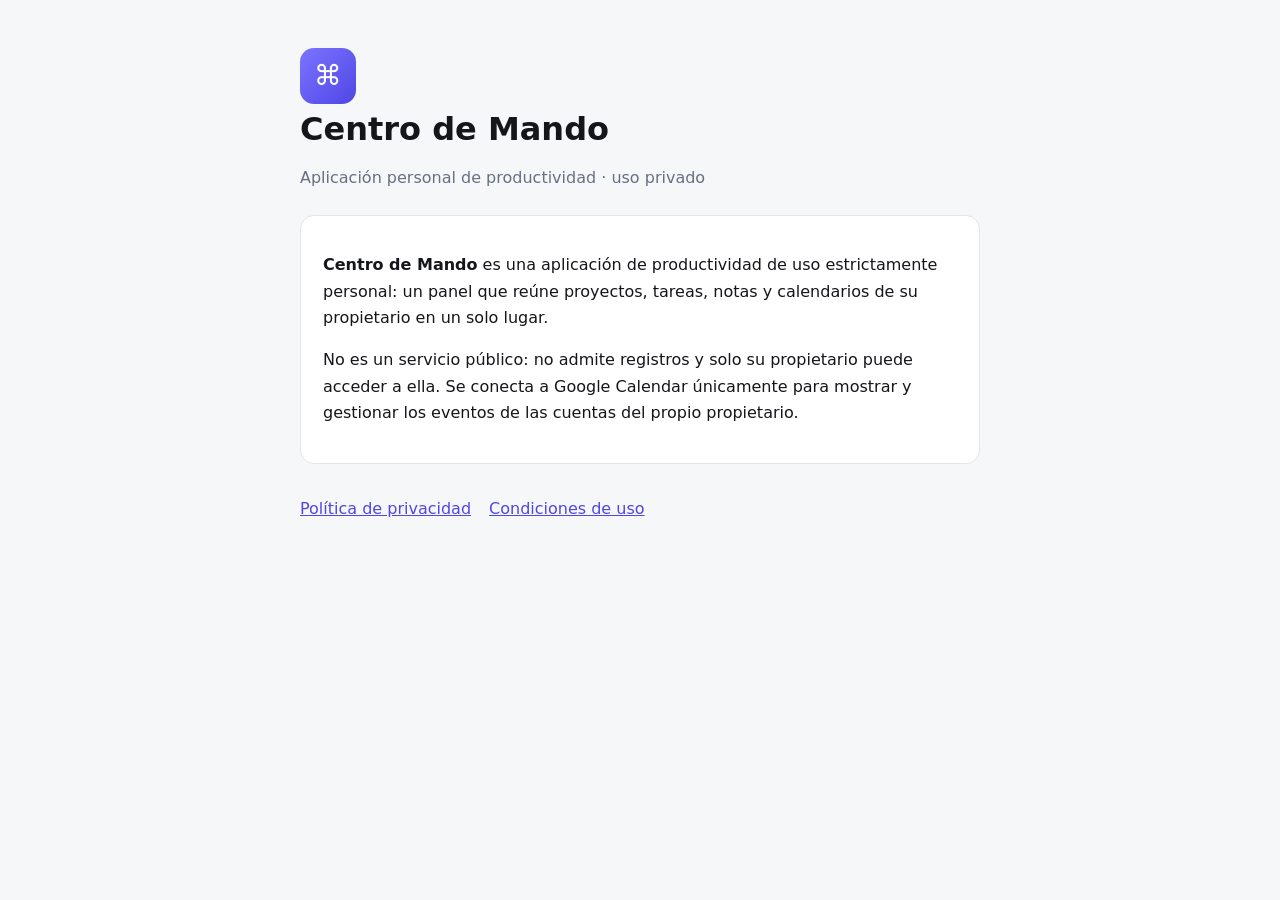
<file: index.html>
<!doctype html>
<html lang="es">
<head>
<meta charset="utf-8"><meta name="viewport" content="width=device-width,initial-scale=1">
<title>Centro de Mando</title>
<meta name="description" content="Aplicación personal de productividad de uso privado.">
<link rel="stylesheet" href="style.css">
</head>
<body><main>
<div class="logo">⌘</div>
<h1>Centro de Mando</h1>
<p class="muted">Aplicación personal de productividad · uso privado</p>
<div class="card">
<p><strong>Centro de Mando</strong> es una aplicación de productividad de uso estrictamente personal: un panel que reúne
proyectos, tareas, notas y calendarios de su propietario en un solo lugar.</p>
<p>No es un servicio público: no admite registros y solo su propietario puede acceder a ella.
Se conecta a Google Calendar únicamente para mostrar y gestionar los eventos de las cuentas del propio propietario.</p>
</div>
<nav><a href="privacidad.html">Política de privacidad</a><a href="terminos.html">Condiciones de uso</a></nav>
</main></body>
</html>
</file>
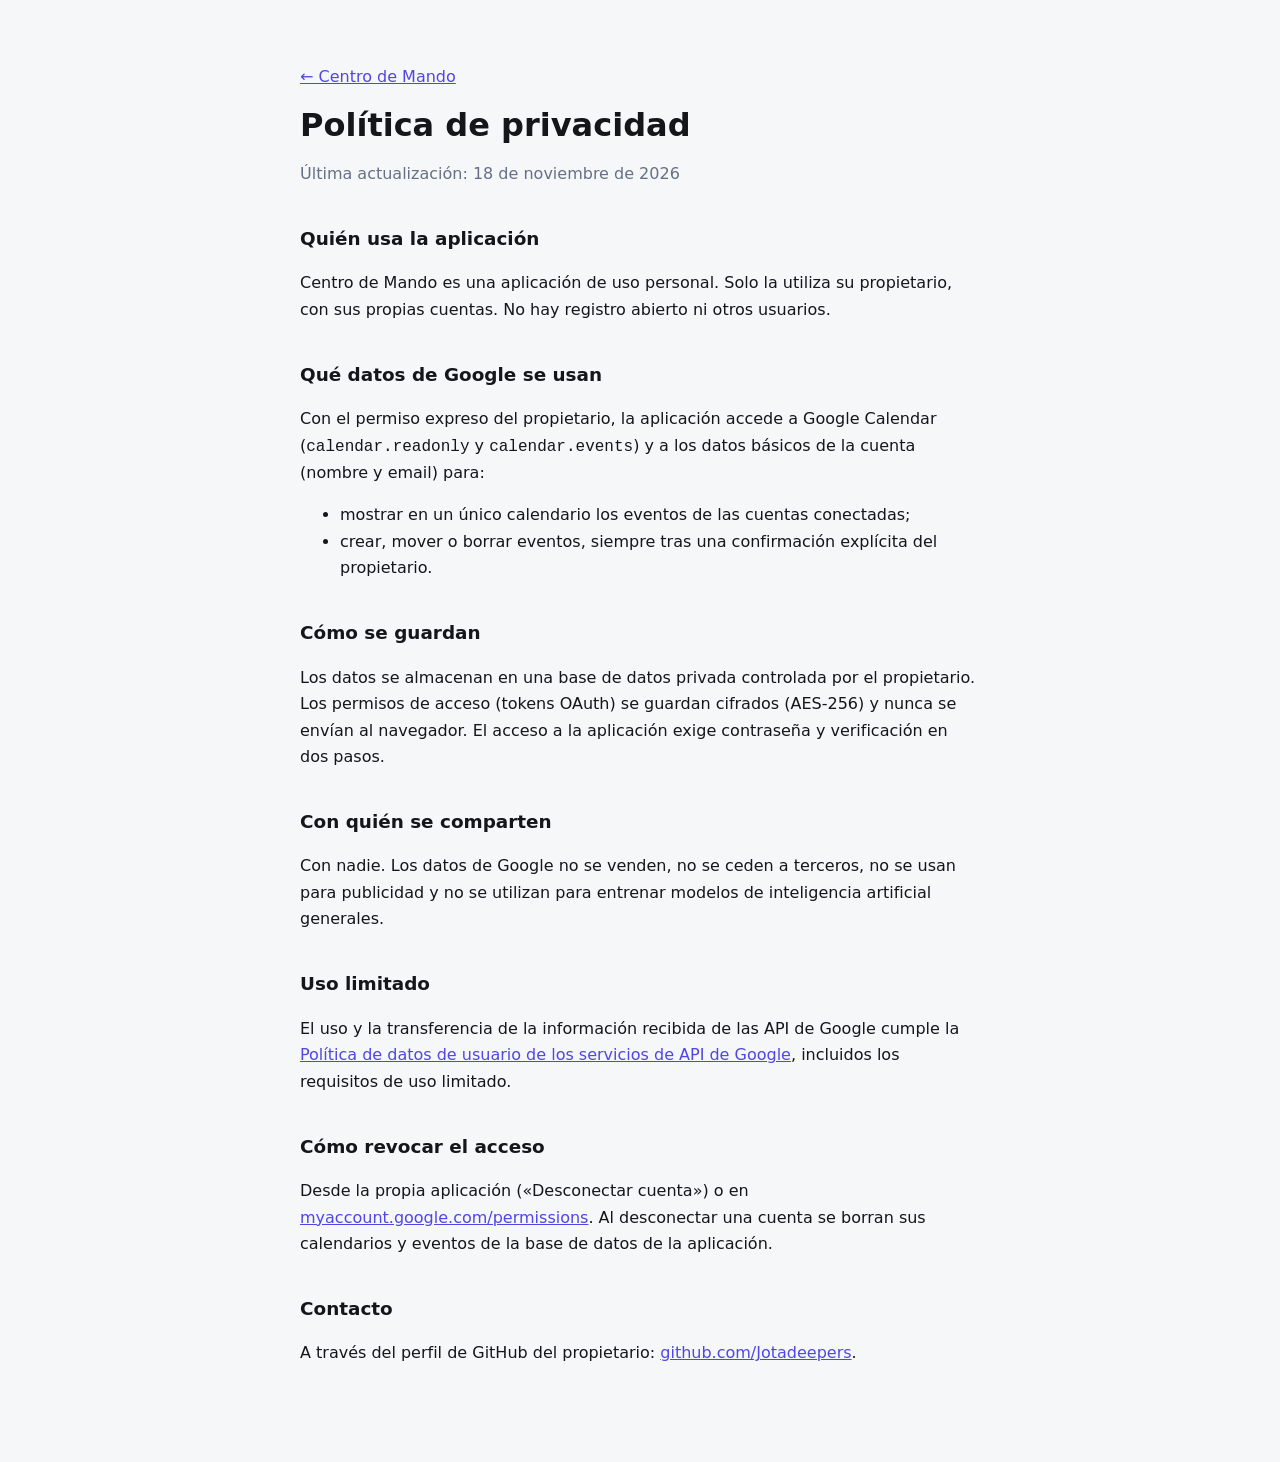
<file: privacidad.html>
<!doctype html>
<html lang="es">
<head>
<meta charset="utf-8"><meta name="viewport" content="width=device-width,initial-scale=1">
<title>Política de privacidad · Centro de Mando</title>
<link rel="stylesheet" href="style.css">
</head>
<body><main>
<p><a href="./">← Centro de Mando</a></p>
<h1>Política de privacidad</h1>
<p class="muted">Última actualización: 18 de noviembre de 2026</p>

<h2>Quién usa la aplicación</h2>
<p>Centro de Mando es una aplicación de uso personal. Solo la utiliza su propietario, con sus propias cuentas.
No hay registro abierto ni otros usuarios.</p>

<h2>Qué datos de Google se usan</h2>
<p>Con el permiso expreso del propietario, la aplicación accede a Google Calendar
(<code>calendar.readonly</code> y <code>calendar.events</code>) y a los datos básicos de la cuenta (nombre y email) para:</p>
<ul>
<li>mostrar en un único calendario los eventos de las cuentas conectadas;</li>
<li>crear, mover o borrar eventos, siempre tras una confirmación explícita del propietario.</li>
</ul>

<h2>Cómo se guardan</h2>
<p>Los datos se almacenan en una base de datos privada controlada por el propietario. Los permisos de acceso (tokens OAuth)
se guardan cifrados (AES-256) y nunca se envían al navegador. El acceso a la aplicación exige contraseña y verificación en dos pasos.</p>

<h2>Con quién se comparten</h2>
<p>Con nadie. Los datos de Google no se venden, no se ceden a terceros, no se usan para publicidad
y no se utilizan para entrenar modelos de inteligencia artificial generales.</p>

<h2>Uso limitado</h2>
<p>El uso y la transferencia de la información recibida de las API de Google cumple la
<a href="https://developers.google.com/terms/api-services-user-data-policy">Política de datos de usuario de los servicios de API de Google</a>,
incluidos los requisitos de uso limitado.</p>

<h2>Cómo revocar el acceso</h2>
<p>Desde la propia aplicación («Desconectar cuenta») o en
<a href="https://myaccount.google.com/permissions">myaccount.google.com/permissions</a>. Al desconectar una cuenta se
borran sus calendarios y eventos de la base de datos de la aplicación.</p>

<h2>Contacto</h2>
<p>A través del perfil de GitHub del propietario: <a href="https://github.com/Jotadeepers">github.com/Jotadeepers</a>.</p>
</main></body>
</html>
</file>
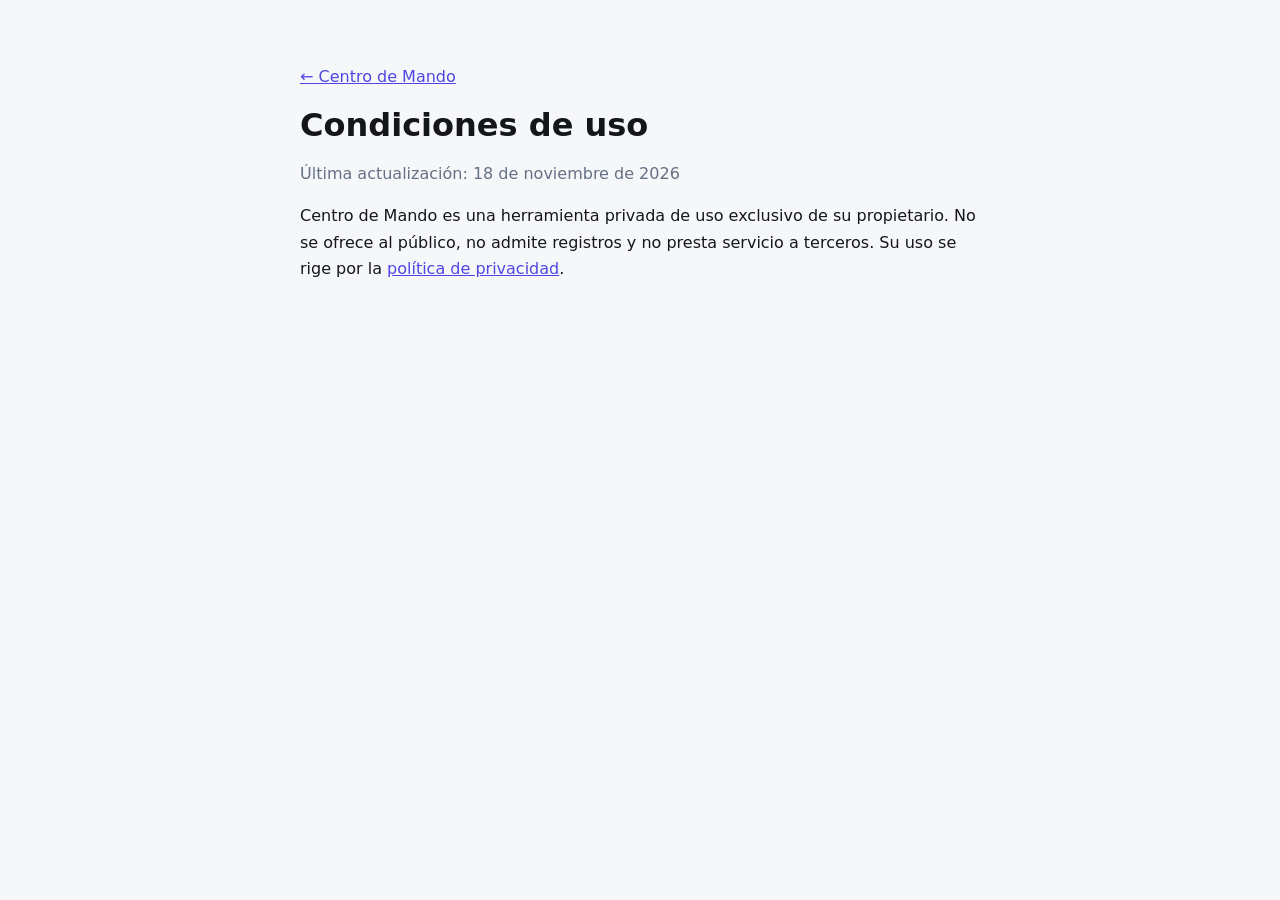
<file: terminos.html>
<!doctype html>
<html lang="es">
<head>
<meta charset="utf-8"><meta name="viewport" content="width=device-width,initial-scale=1">
<title>Condiciones de uso · Centro de Mando</title>
<link rel="stylesheet" href="style.css">
</head>
<body><main>
<p><a href="./">← Centro de Mando</a></p>
<h1>Condiciones de uso</h1>
<p class="muted">Última actualización: 18 de noviembre de 2026</p>
<p>Centro de Mando es una herramienta privada de uso exclusivo de su propietario. No se ofrece al público,
no admite registros y no presta servicio a terceros. Su uso se rige por la
<a href="privacidad.html">política de privacidad</a>.</p>
</main></body>
</html>
</file>
<file: style.css>
:root{--bg:#f6f7f9;--fg:#14161a;--muted:#667085;--card:#fff;--border:#e3e6eb;--accent:#4f46e5}
@media (prefers-color-scheme:dark){:root{--bg:#0c0d10;--fg:#eceef2;--muted:#8b93a3;--card:#15171c;--border:#2a2e37;--accent:#7c74ff}}
*{box-sizing:border-box}body{margin:0;background:var(--bg);color:var(--fg);font:16px/1.65 system-ui,-apple-system,"Segoe UI",sans-serif}
main{max-width:720px;margin:0 auto;padding:48px 20px 80px}h1{font-size:2rem;line-height:1.2;margin:.2em 0}h2{font-size:1.15rem;margin-top:2em}
.logo{width:56px;height:56px;border-radius:14px;background:linear-gradient(135deg,#7c74ff,#4f46e5);display:grid;place-items:center;color:#fff;font-size:28px}
.card{background:var(--card);border:1px solid var(--border);border-radius:14px;padding:20px 22px;margin-top:24px}
a{color:var(--accent)}p.muted,small{color:var(--muted)}nav{margin-top:32px;display:flex;gap:18px;flex-wrap:wrap}
</file>
